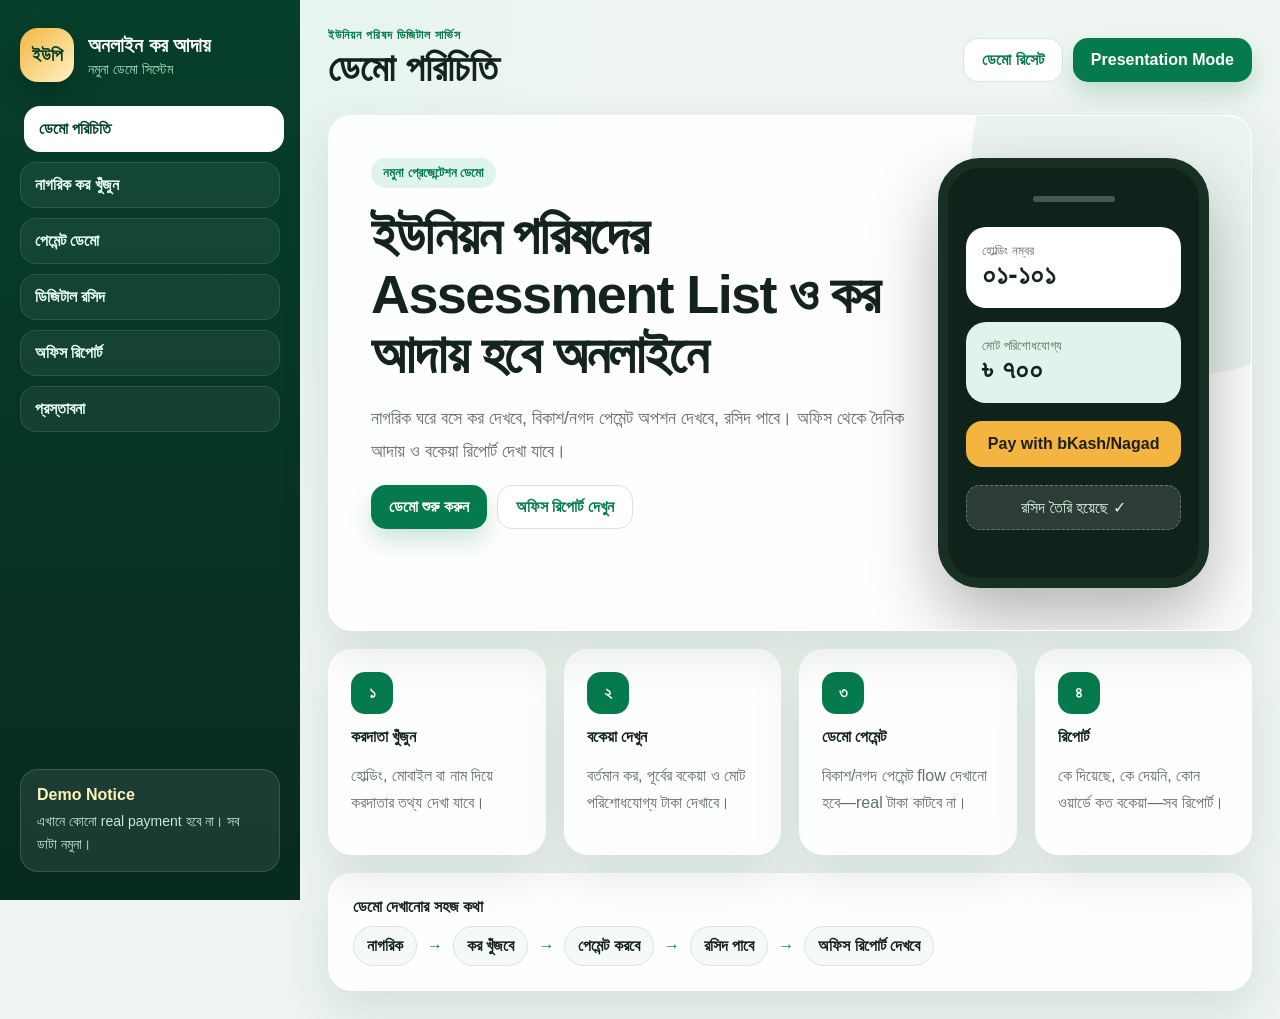
<file: index.html>
<!DOCTYPE html>
<html lang="bn">
<head>
  <meta charset="UTF-8" />
  <meta name="viewport" content="width=device-width, initial-scale=1.0" />
  <title>ইউনিয়ন পরিষদ অনলাইন কর আদায় — ডেমো</title>
  <link rel="stylesheet" href="style.css" />
</head>
<body>
  <div class="app-shell">
    <aside class="sidebar">
      <div class="brand">
        <div class="brand-mark">ইউপি</div>
        <div>
          <h1>অনলাইন কর আদায়</h1>
          <p>নমুনা ডেমো সিস্টেম</p>
        </div>
      </div>
      <nav class="nav" aria-label="ডেমো নেভিগেশন">
        <button class="nav-btn active" data-section="home">ডেমো পরিচিতি</button>
        <button class="nav-btn" data-section="citizen">নাগরিক কর খুঁজুন</button>
        <button class="nav-btn" data-section="payment">পেমেন্ট ডেমো</button>
        <button class="nav-btn" data-section="receipt">ডিজিটাল রসিদ</button>
        <button class="nav-btn" data-section="admin">অফিস রিপোর্ট</button>
        <button class="nav-btn" data-section="proposal">প্রস্তাবনা</button>
      </nav>
      <div class="sidebar-note">
        <strong>Demo Notice</strong>
        <span>এখানে কোনো real payment হবে না। সব ডাটা নমুনা।</span>
      </div>
    </aside>

    <main class="main-content">
      <header class="topbar">
        <div>
          <p class="eyebrow">ইউনিয়ন পরিষদ ডিজিটাল সার্ভিস</p>
          <h2 id="sectionTitle">ডেমো পরিচিতি</h2>
        </div>
        <div class="topbar-actions">
          <button id="resetDemo" class="ghost-btn">ডেমো রিসেট</button>
          <button id="presentationBtn" class="primary-btn">Presentation Mode</button>
        </div>
      </header>

      <section id="home" class="section active-section">
        <div class="hero-card">
          <div class="hero-copy">
            <span class="pill success">নমুনা প্রেজেন্টেশন ডেমো</span>
            <h3>ইউনিয়ন পরিষদের Assessment List ও কর আদায় হবে অনলাইনে</h3>
            <p>নাগরিক ঘরে বসে কর দেখবে, বিকাশ/নগদ পেমেন্ট অপশন দেখবে, রসিদ পাবে। অফিস থেকে দৈনিক আদায় ও বকেয়া রিপোর্ট দেখা যাবে।</p>
            <div class="hero-actions">
              <button class="primary-btn" data-go="citizen">ডেমো শুরু করুন</button>
              <button class="ghost-btn" data-go="admin">অফিস রিপোর্ট দেখুন</button>
            </div>
          </div>
          <div class="phone-preview" aria-label="মোবাইল প্রিভিউ">
            <div class="phone-top"></div>
            <div class="mini-card">
              <span>হোল্ডিং নম্বর</span>
              <strong>০১-১০১</strong>
            </div>
            <div class="mini-card green">
              <span>মোট পরিশোধযোগ্য</span>
              <strong>৳ ৭০০</strong>
            </div>
            <div class="mini-button">Pay with bKash/Nagad</div>
            <div class="receipt-chip">রসিদ তৈরি হয়েছে ✓</div>
          </div>
        </div>

        <div class="grid four">
          <div class="info-card">
            <div class="icon">১</div>
            <h4>করদাতা খুঁজুন</h4>
            <p>হোল্ডিং, মোবাইল বা নাম দিয়ে করদাতার তথ্য দেখা যাবে।</p>
          </div>
          <div class="info-card">
            <div class="icon">২</div>
            <h4>বকেয়া দেখুন</h4>
            <p>বর্তমান কর, পূর্বের বকেয়া ও মোট পরিশোধযোগ্য টাকা দেখাবে।</p>
          </div>
          <div class="info-card">
            <div class="icon">৩</div>
            <h4>ডেমো পেমেন্ট</h4>
            <p>বিকাশ/নগদ পেমেন্ট flow দেখানো হবে—real টাকা কাটবে না।</p>
          </div>
          <div class="info-card">
            <div class="icon">৪</div>
            <h4>রিপোর্ট</h4>
            <p>কে দিয়েছে, কে দেয়নি, কোন ওয়ার্ডে কত বকেয়া—সব রিপোর্ট।</p>
          </div>
        </div>

        <div class="flow-card">
          <h4>ডেমো দেখানোর সহজ কথা</h4>
          <div class="flow-line">
            <span>নাগরিক</span><b>→</b><span>কর খুঁজবে</span><b>→</b><span>পেমেন্ট করবে</span><b>→</b><span>রসিদ পাবে</span><b>→</b><span>অফিস রিপোর্ট দেখবে</span>
          </div>
        </div>
      </section>

      <section id="citizen" class="section">
        <div class="split-layout">
          <div class="panel">
            <div class="panel-header">
              <h3>নাগরিক কর খুঁজুন</h3>
              <p>হোল্ডিং নম্বর, মোবাইল নম্বর বা নাম দিয়ে নমুনা করদাতা খুঁজুন।</p>
            </div>
            <div class="search-box">
              <label for="searchInput">করদাতার তথ্য লিখুন</label>
              <div class="input-row">
                <input id="searchInput" type="text" placeholder="যেমন: ০১-১০১ / 01711111111 / রহিম" />
                <button id="searchBtn" class="primary-btn">খুঁজুন</button>
              </div>
              <div class="quick-samples" id="quickSamples"></div>
            </div>
            <div id="searchHint" class="empty-state">
              <strong>ডেমোর জন্য sample holding ব্যবহার করুন</strong>
              <span>০১-১০১, ০১-১০২, ০২-২০১, ০৩-৩০১, ০৪-৪০১</span>
            </div>
            <div id="citizenResult" class="tax-card hidden"></div>
          </div>

          <div class="panel soft-panel">
            <h3>নাগরিক যা দেখবে</h3>
            <div class="simple-list">
              <div><b>নাম</b><span>করদাতার নাম ও ওয়ার্ড</span></div>
              <div><b>কর</b><span>বর্তমান কর + বকেয়া + মোট</span></div>
              <div><b>পেমেন্ট</b><span>বিকাশ/নগদ অপশন</span></div>
              <div><b>রসিদ</b><span>পেমেন্টের পর ডিজিটাল রসিদ</span></div>
            </div>
            <div class="speaker-note">
              <strong>স্যারদের বলার লাইন:</strong>
              <p>“নাগরিক নিজের হোল্ডিং নম্বর দিলেই তার করের হিসাব দেখতে পারবে। অফিসে না গিয়েও সে কত টাকা বাকি আছে জানতে পারবে।”</p>
            </div>
          </div>
        </div>
      </section>

      <section id="payment" class="section">
        <div class="panel">
          <div class="panel-header">
            <h3>পেমেন্ট ডেমো</h3>
            <p>এখানে real টাকা কাটবে না। বাস্তব সিস্টেমে ইউনিয়ন পরিষদের অনুমোদিত Merchant/সরকারি পেমেন্ট অ্যাকাউন্ট ব্যবহার হবে।</p>
          </div>
          <div id="paymentContext" class="payment-context"></div>
          <div class="payment-methods">
            <button class="pay-card bkash" data-method="bKash">
              <span class="pay-logo">b</span>
              <strong>Pay with bKash</strong>
              <small>Demo payment simulation</small>
            </button>
            <button class="pay-card nagad" data-method="Nagad">
              <span class="pay-logo">n</span>
              <strong>Pay with Nagad</strong>
              <small>Demo payment simulation</small>
            </button>
          </div>
          <div class="warning-box">
            <strong>গুরুত্বপূর্ণ:</strong>
            <span>বাস্তব কাজের সময় টাকা কোনো ব্যক্তিগত নাম্বারে যাবে না। ইউনিয়ন পরিষদের অনুমোদিত অ্যাকাউন্ট/পেমেন্ট চ্যানেলে যাবে।</span>
          </div>
        </div>
      </section>

      <section id="receipt" class="section">
        <div class="split-layout">
          <div class="panel">
            <div class="panel-header">
              <h3>ডিজিটাল রসিদ</h3>
              <p>পেমেন্ট সফল হলে নাগরিক এই ধরনের রসিদ পাবে।</p>
            </div>
            <div id="receiptArea" class="receipt"></div>
            <div class="receipt-actions">
              <button id="printReceipt" class="primary-btn">রসিদ প্রিন্ট / PDF</button>
              <button id="downloadReceipt" class="ghost-btn">রসিদ ডাউনলোড</button>
            </div>
          </div>
          <div class="panel soft-panel">
            <h3>রসিদে থাকবে</h3>
            <div class="check-list">
              <span>✓ রসিদ নম্বর</span>
              <span>✓ করদাতার নাম</span>
              <span>✓ হোল্ডিং নম্বর</span>
              <span>✓ পরিশোধের পরিমাণ</span>
              <span>✓ পেমেন্ট মাধ্যম</span>
              <span>✓ তারিখ ও সময়</span>
            </div>
            <div class="speaker-note">
              <strong>স্যারদের বলার লাইন:</strong>
              <p>“পেমেন্ট হওয়ার সাথে সাথে রসিদ তৈরি হবে। পরে যাচাইয়ের জন্য রসিদ নম্বর থাকবে।”</p>
            </div>
          </div>
        </div>
      </section>

      <section id="admin" class="section">
        <div class="panel">
          <div class="panel-header admin-head">
            <div>
              <h3>অফিস রিপোর্ট ড্যাশবোর্ড</h3>
              <p>চেয়ারম্যান/সচিব/প্রশাসনিক কর্তৃপক্ষের জন্য দৈনিক আদায় ও বকেয়া রিপোর্ট।</p>
            </div>
            <button id="exportCsv" class="ghost-btn">CSV Export</button>
          </div>

          <div class="stats-grid" id="statsGrid"></div>

          <div class="admin-tools">
            <div>
              <label for="wardFilter">ওয়ার্ড ফিল্টার</label>
              <select id="wardFilter">
                <option value="all">সব ওয়ার্ড</option>
              </select>
            </div>
            <div>
              <label for="statusFilter">স্ট্যাটাস</label>
              <select id="statusFilter">
                <option value="all">সব</option>
                <option value="paid">পরিশোধিত</option>
                <option value="due">বকেয়া</option>
              </select>
            </div>
          </div>

          <div class="chart-panel">
            <h4>ওয়ার্ডভিত্তিক আদায় অবস্থা</h4>
            <div id="wardBars" class="bar-chart"></div>
          </div>

          <div class="table-wrap">
            <table>
              <thead>
                <tr>
                  <th>হোল্ডিং</th>
                  <th>নাম</th>
                  <th>ওয়ার্ড</th>
                  <th>মোবাইল</th>
                  <th>মোট কর</th>
                  <th>স্ট্যাটাস</th>
                </tr>
              </thead>
              <tbody id="taxpayerTable"></tbody>
            </table>
          </div>
        </div>
      </section>

      <section id="proposal" class="section">
        <div class="proposal-grid">
          <div class="panel">
            <div class="panel-header">
              <h3>ডেমো শেষে কী বলবেন</h3>
              <p>মিটিংয়ে খুব সাধারণ ভাষায় এই কথাগুলো বললেই হবে।</p>
            </div>
            <div class="script-box">
              <p>“স্যার, এটি শুধু একটি নমুনা ডেমো। এখানে আমরা দেখালাম—একজন নাগরিক কীভাবে নিজের কর খুঁজবে, পেমেন্ট অপশন পাবে এবং রসিদ পাবে। অফিস থেকে আবার দেখা যাবে আজ কত টাকা আদায় হয়েছে, কোন ওয়ার্ডে কত টাকা বাকি আছে।”</p>
              <p>“বাস্তব কাজ শুরু করার আগে ইউনিয়ন পরিষদের আসল Assessment List, অনুমোদিত পেমেন্ট অ্যাকাউন্ট, ডোমেইন/হোস্টিং এবং প্রশাসনিক অনুমোদন লাগবে।”</p>
            </div>
          </div>
          <div class="panel">
            <div class="panel-header">
              <h3>বাস্তব কাজের ধাপ</h3>
              <p>অনুমোদন পেলে এই ধাপে এগোনো যাবে।</p>
            </div>
            <ol class="timeline">
              <li><b>নমুনা ডাটা যাচাই</b><span>২০–৫০ জন করদাতার Assessment List দিয়ে শুরু</span></li>
              <li><b>ডেমো অনুমোদন</b><span>DC/UNO/UP কর্তৃপক্ষ feedback দেবেন</span></li>
              <li><b>Full data entry/import</b><span>পুরো ইউনিয়নের করদাতার তালিকা যুক্ত করা</span></li>
              <li><b>Payment approval</b><span>অনুমোদিত Merchant/সরকারি পেমেন্ট চ্যানেল</span></li>
              <li><b>Live launch</b><span>সরকারি ডোমেইন/নিরাপদ hosting-এ চালু</span></li>
            </ol>
          </div>
        </div>
      </section>
    </main>
  </div>

  <div id="paymentModal" class="modal-backdrop hidden" role="dialog" aria-modal="true">
    <div class="modal">
      <button id="closeModal" class="modal-close" aria-label="Close">×</button>
      <div class="modal-icon">✓</div>
      <h3>ডেমো পেমেন্ট সফল হয়েছে</h3>
      <p id="modalText">নমুনা রসিদ তৈরি হয়েছে।</p>
      <button id="viewReceiptBtn" class="primary-btn">রসিদ দেখুন</button>
    </div>
  </div>

  <div id="presentationOverlay" class="presentation hidden">
    <button id="closePresentation" class="modal-close">×</button>
    <div class="presentation-card">
      <p class="eyebrow">Presentation Mode</p>
      <h3>নাগরিক → কর দেখবে → পেমেন্ট করবে → রসিদ পাবে → অফিস রিপোর্ট দেখবে</h3>
      <div class="presentation-steps">
        <button data-go="citizen">১. কর খোঁজা</button>
        <button data-go="payment">২. পেমেন্ট</button>
        <button data-go="receipt">৩. রসিদ</button>
        <button data-go="admin">৪. রিপোর্ট</button>
      </div>
      <p>এই চারটি স্ক্রিন দেখালেই নন-টেকনিক্যাল মানুষও পুরো বিষয়টি বুঝবে।</p>
    </div>
  </div>

  <script src="app.js"></script>
</body>
</html>
</file>
<file: style.css>
:root {
  --bg: #eef5f1;
  --surface: #ffffff;
  --surface-2: #f5faf7;
  --text: #14231b;
  --muted: #627066;
  --primary: #057a4d;
  --primary-dark: #035f3c;
  --primary-soft: #dff5eb;
  --accent: #f3b53f;
  --danger: #d84b4b;
  --line: #d8e5dc;
  --shadow: 0 20px 50px rgba(23, 64, 44, .12);
  --radius: 24px;
}

* { box-sizing: border-box; }
html { scroll-behavior: smooth; }
body {
  margin: 0;
  font-family: "Noto Sans Bengali", "SolaimanLipi", "Segoe UI", Arial, sans-serif;
  background: radial-gradient(circle at top left, #dff5eb 0, transparent 38%), var(--bg);
  color: var(--text);
}
button, input, select { font: inherit; }
button { cursor: pointer; }

.app-shell { min-height: 100vh; display: grid; grid-template-columns: 300px 1fr; }
.sidebar {
  position: sticky; top: 0; height: 100vh; padding: 28px 20px;
  background: linear-gradient(180deg, #063f2a, #082a20);
  color: #fff;
  display: flex; flex-direction: column; gap: 24px;
}
.brand { display: flex; gap: 14px; align-items: center; }
.brand-mark {
  width: 54px; height: 54px; border-radius: 18px;
  display: grid; place-items: center;
  background: linear-gradient(135deg, var(--accent), #fff2c6);
  color: #063f2a; font-weight: 900; font-size: 18px;
  box-shadow: 0 14px 30px rgba(0,0,0,.2);
}
.brand h1 { font-size: 20px; margin: 0; line-height: 1.2; }
.brand p { margin: 4px 0 0; color: #b7d9c8; font-size: 14px; }
.nav { display: grid; gap: 10px; }
.nav-btn {
  border: 1px solid rgba(255,255,255,.1); background: rgba(255,255,255,.06);
  color: #e8fff3; border-radius: 16px; padding: 13px 14px; text-align: left;
  transition: .2s ease; font-weight: 650;
}
.nav-btn:hover, .nav-btn.active { background: #fff; color: #063f2a; transform: translateX(4px); }
.sidebar-note { margin-top: auto; padding: 16px; border-radius: 18px; background: rgba(255,255,255,.08); border: 1px solid rgba(255,255,255,.14); }
.sidebar-note strong { display: block; margin-bottom: 6px; color: #fff1b8; }
.sidebar-note span { display: block; color: #cae7d8; font-size: 14px; line-height: 1.6; }

.main-content { padding: 28px; min-width: 0; }
.topbar { display: flex; align-items: center; justify-content: space-between; gap: 16px; margin-bottom: 24px; }
.eyebrow { margin: 0 0 5px; color: var(--primary); text-transform: uppercase; letter-spacing: .08em; font-size: 12px; font-weight: 900; }
.topbar h2 { margin: 0; font-size: clamp(25px, 4vw, 38px); }
.topbar-actions, .hero-actions, .receipt-actions { display: flex; gap: 10px; flex-wrap: wrap; }
.primary-btn, .ghost-btn {
  border: 0; border-radius: 15px; padding: 12px 18px; font-weight: 800;
  display: inline-flex; align-items: center; justify-content: center; gap: 8px;
}
.primary-btn { background: var(--primary); color: #fff; box-shadow: 0 12px 24px rgba(5, 122, 77, .2); }
.primary-btn:hover { background: var(--primary-dark); }
.ghost-btn { background: #fff; color: var(--primary); border: 1px solid var(--line); }
.ghost-btn:hover { background: var(--primary-soft); }

.section { display: none; animation: fade .25s ease; }
.active-section { display: block; }
@keyframes fade { from { opacity: 0; transform: translateY(8px); } to { opacity: 1; transform: translateY(0); } }
.hero-card, .panel, .flow-card, .info-card {
  background: rgba(255,255,255,.9); border: 1px solid rgba(255,255,255,.8);
  border-radius: var(--radius); box-shadow: var(--shadow);
}
.hero-card { display: grid; grid-template-columns: 1.4fr .7fr; gap: 26px; padding: clamp(22px, 4vw, 42px); overflow: hidden; position: relative; }
.hero-card::before { content: ""; position: absolute; width: 420px; height: 420px; border-radius: 50%; background: rgba(5,122,77,.08); right: -140px; top: -160px; }
.hero-copy { position: relative; z-index: 1; }
.pill { display: inline-flex; padding: 7px 12px; border-radius: 999px; font-weight: 800; font-size: 13px; }
.pill.success { background: var(--primary-soft); color: var(--primary); }
.pill.due { background: #fff2d6; color: #a46603; }
.pill.paid { background: var(--primary-soft); color: var(--primary); }
.hero-copy h3 { font-size: clamp(28px, 5vw, 54px); line-height: 1.1; margin: 18px 0 14px; letter-spacing: -.03em; }
.hero-copy p { color: var(--muted); font-size: 18px; line-height: 1.8; max-width: 780px; }
.phone-preview {
  position: relative; z-index: 1; width: min(100%, 300px); justify-self: center;
  background: #10231a; border: 10px solid #182f23; border-radius: 42px; padding: 28px 18px;
  min-height: 430px; box-shadow: 0 30px 70px rgba(0,0,0,.3);
}
.phone-top { width: 82px; height: 6px; border-radius: 99px; background: rgba(255,255,255,.24); margin: 0 auto 25px; }
.mini-card { background: #fff; border-radius: 20px; padding: 16px; margin-bottom: 14px; }
.mini-card span { display: block; color: var(--muted); font-size: 13px; }
.mini-card strong { font-size: 28px; color: var(--text); }
.mini-card.green { background: #dff5eb; }
.mini-button { background: var(--accent); color: #1f1f1f; font-weight: 900; text-align: center; border-radius: 16px; padding: 14px; margin: 18px 0; }
.receipt-chip { background: rgba(255,255,255,.12); color: #dff5eb; border: 1px dashed rgba(255,255,255,.3); border-radius: 14px; padding: 12px; text-align: center; }

.grid { display: grid; gap: 18px; margin-top: 18px; }
.grid.four { grid-template-columns: repeat(4, minmax(0, 1fr)); }
.info-card { padding: 22px; }
.icon { width: 42px; height: 42px; border-radius: 14px; background: var(--primary); color: #fff; display: grid; place-items: center; font-weight: 900; margin-bottom: 14px; }
.info-card h4, .flow-card h4, .panel h3, .chart-panel h4 { margin: 0 0 10px; }
.info-card p, .panel p { color: var(--muted); line-height: 1.7; }
.flow-card { margin-top: 18px; padding: 24px; }
.flow-line { display: flex; flex-wrap: wrap; gap: 10px; align-items: center; }
.flow-line span { background: var(--surface-2); border: 1px solid var(--line); padding: 10px 13px; border-radius: 999px; font-weight: 800; }
.flow-line b { color: var(--primary); }

.split-layout, .proposal-grid { display: grid; grid-template-columns: minmax(0, 1.35fr) minmax(320px, .75fr); gap: 18px; align-items: start; }
.panel { padding: clamp(20px, 3vw, 30px); }
.soft-panel { background: linear-gradient(180deg, #fff, #f4faf7); }
.panel-header { margin-bottom: 20px; }
.panel-header h3 { font-size: 28px; }
.panel-header p { margin: 0; }
.search-box label, .admin-tools label { display: block; margin-bottom: 8px; font-weight: 800; }
.input-row { display: flex; gap: 10px; }
.input-row input, select {
  width: 100%; border: 1px solid var(--line); border-radius: 16px; padding: 14px 16px; outline: none; background: #fff;
}
.input-row input:focus, select:focus { border-color: var(--primary); box-shadow: 0 0 0 4px rgba(5,122,77,.1); }
.quick-samples { display: flex; gap: 8px; flex-wrap: wrap; margin-top: 12px; }
.sample-btn { border: 1px solid var(--line); background: var(--surface-2); color: var(--primary); padding: 8px 11px; border-radius: 999px; font-weight: 800; }
.empty-state { margin-top: 18px; padding: 22px; border: 1px dashed var(--line); border-radius: 18px; background: var(--surface-2); display: grid; gap: 5px; color: var(--muted); }
.empty-state strong { color: var(--text); }
.hidden { display: none !important; }
.tax-card { margin-top: 18px; border-radius: 22px; border: 1px solid var(--line); overflow: hidden; background: #fff; }
.tax-card-head { background: linear-gradient(135deg, var(--primary), #0a9b63); color: #fff; padding: 22px; display: flex; justify-content: space-between; gap: 12px; flex-wrap: wrap; }
.tax-card-head h4 { margin: 0 0 6px; font-size: 24px; }
.tax-card-head p { margin: 0; color: #dff5eb; }
.tax-grid { display: grid; grid-template-columns: repeat(3, 1fr); gap: 12px; padding: 18px; }
.tax-item { background: var(--surface-2); border-radius: 16px; padding: 15px; }
.tax-item span { display: block; color: var(--muted); font-size: 13px; }
.tax-item strong { font-size: 22px; }
.tax-total { margin: 0 18px 18px; background: #fff7e2; border: 1px solid #ffe1a0; border-radius: 18px; padding: 18px; display: flex; align-items: center; justify-content: space-between; gap: 14px; }
.tax-total strong { font-size: 30px; }
.tax-actions { padding: 0 18px 18px; display: flex; gap: 10px; flex-wrap: wrap; }
.simple-list { display: grid; gap: 12px; }
.simple-list div { padding: 16px; border: 1px solid var(--line); border-radius: 16px; background: #fff; }
.simple-list b { display: block; margin-bottom: 4px; }
.simple-list span { color: var(--muted); }
.speaker-note, .warning-box { margin-top: 18px; padding: 18px; border-radius: 18px; background: #fff7e2; border: 1px solid #ffe1a0; }
.speaker-note p { margin: 8px 0 0; color: #5e4b19; }
.warning-box { display: flex; gap: 8px; flex-wrap: wrap; color: #5e4b19; }
.payment-context { margin-bottom: 16px; }
.payment-summary { display: grid; grid-template-columns: repeat(3, 1fr); gap: 12px; }
.payment-summary div { padding: 16px; border-radius: 16px; background: var(--surface-2); border: 1px solid var(--line); }
.payment-summary span { display: block; color: var(--muted); font-size: 13px; }
.payment-summary strong { font-size: 22px; }
.payment-methods { display: grid; grid-template-columns: repeat(2, minmax(0, 1fr)); gap: 16px; }
.pay-card { border: 1px solid var(--line); background: #fff; border-radius: 24px; padding: 24px; min-height: 170px; text-align: left; display: grid; align-content: center; transition: .2s ease; }
.pay-card:hover { transform: translateY(-4px); box-shadow: var(--shadow); }
.pay-logo { width: 54px; height: 54px; border-radius: 18px; display: grid; place-items: center; font-size: 28px; font-weight: 900; color: #fff; margin-bottom: 12px; }
.bkash .pay-logo { background: #d91f6a; }
.nagad .pay-logo { background: #ef6c00; }
.pay-card strong { font-size: 24px; }
.pay-card small { color: var(--muted); }

.receipt { max-width: 560px; margin-inline: auto; background: #fff; border: 1px solid var(--line); border-radius: 24px; padding: 0; overflow: hidden; }
.receipt-top { padding: 24px; background: linear-gradient(135deg, #063f2a, #057a4d); color: #fff; text-align: center; }
.receipt-top h4 { margin: 6px 0; font-size: 24px; }
.receipt-top p { margin: 0; color: #dff5eb; }
.receipt-body { padding: 22px; }
.receipt-row { display: flex; justify-content: space-between; gap: 16px; padding: 12px 0; border-bottom: 1px solid var(--line); }
.receipt-row span { color: var(--muted); }
.receipt-row strong { text-align: right; }
.fake-qr { width: 98px; height: 98px; margin: 18px auto 8px; background-color: #13261d; border: 8px solid #fff; outline: 1px solid var(--line); background-image: linear-gradient(90deg, rgba(255,255,255,.95) 12px, transparent 12px), linear-gradient(rgba(255,255,255,.95) 12px, transparent 12px); background-size: 24px 24px; box-shadow: inset 0 0 0 12px #13261d; }
.receipt-note { text-align: center; color: var(--muted); font-size: 13px; }
.receipt-actions { justify-content: center; margin-top: 18px; }
.check-list { display: grid; gap: 12px; }
.check-list span { padding: 12px 14px; background: #fff; border: 1px solid var(--line); border-radius: 14px; font-weight: 700; }

.admin-head { display: flex; justify-content: space-between; gap: 16px; align-items: start; }
.stats-grid { display: grid; grid-template-columns: repeat(4, minmax(0, 1fr)); gap: 14px; margin-bottom: 18px; }
.stat-card { padding: 18px; border-radius: 20px; background: var(--surface-2); border: 1px solid var(--line); }
.stat-card span { color: var(--muted); font-size: 13px; }
.stat-card strong { display: block; font-size: 28px; margin-top: 5px; }
.admin-tools { display: grid; grid-template-columns: repeat(2, minmax(0, 260px)); gap: 14px; margin-bottom: 18px; }
.chart-panel { background: var(--surface-2); border: 1px solid var(--line); border-radius: 20px; padding: 18px; margin-bottom: 18px; }
.bar-chart { display: grid; gap: 12px; }
.bar-row { display: grid; grid-template-columns: 80px 1fr 110px; gap: 10px; align-items: center; }
.bar-track { height: 13px; border-radius: 99px; background: #d8e5dc; overflow: hidden; }
.bar-fill { height: 100%; border-radius: inherit; background: linear-gradient(90deg, var(--primary), #38bd82); }
.table-wrap { overflow: auto; border: 1px solid var(--line); border-radius: 20px; }
table { width: 100%; border-collapse: collapse; min-width: 760px; background: #fff; }
th, td { padding: 15px; border-bottom: 1px solid var(--line); text-align: left; white-space: nowrap; }
th { background: var(--surface-2); color: var(--muted); font-size: 13px; }
.status { display: inline-flex; padding: 6px 10px; border-radius: 99px; font-weight: 900; font-size: 12px; }
.status.paid { background: var(--primary-soft); color: var(--primary); }
.status.due { background: #fff2d6; color: #a46603; }

.script-box { display: grid; gap: 14px; }
.script-box p { margin: 0; padding: 18px; background: var(--surface-2); border: 1px solid var(--line); border-radius: 18px; color: var(--text); }
.timeline { padding-left: 0; list-style: none; margin: 0; display: grid; gap: 14px; }
.timeline li { padding: 16px; background: #fff; border: 1px solid var(--line); border-radius: 16px; display: grid; gap: 4px; }
.timeline span { color: var(--muted); }

.modal-backdrop, .presentation { position: fixed; inset: 0; z-index: 50; background: rgba(5, 20, 14, .58); backdrop-filter: blur(8px); display: grid; place-items: center; padding: 18px; }
.modal, .presentation-card { width: min(100%, 520px); background: #fff; border-radius: 28px; box-shadow: 0 30px 100px rgba(0,0,0,.28); padding: 30px; position: relative; text-align: center; }
.modal-close { position: absolute; top: 14px; right: 14px; width: 36px; height: 36px; border-radius: 50%; border: 0; background: var(--surface-2); font-size: 26px; line-height: 1; }
.modal-icon { width: 74px; height: 74px; border-radius: 50%; display: grid; place-items: center; background: var(--primary-soft); color: var(--primary); font-size: 44px; margin: 0 auto 12px; }
.modal h3, .presentation-card h3 { margin: 0 0 10px; font-size: 28px; }
.modal p, .presentation-card p { color: var(--muted); line-height: 1.7; }
.presentation-steps { display: grid; grid-template-columns: repeat(2, 1fr); gap: 12px; margin: 20px 0; }
.presentation-steps button { border: 1px solid var(--line); background: var(--surface-2); border-radius: 16px; padding: 16px; font-weight: 900; color: var(--primary); }

@media (max-width: 980px) {
  .app-shell { grid-template-columns: 1fr; }
  .sidebar { position: static; height: auto; }
  .nav { grid-template-columns: repeat(2, minmax(0, 1fr)); }
  .hero-card, .split-layout, .proposal-grid { grid-template-columns: 1fr; }
  .grid.four, .stats-grid { grid-template-columns: repeat(2, minmax(0, 1fr)); }
  .phone-preview { display: none; }
}
@media (max-width: 640px) {
  .main-content { padding: 18px; }
  .topbar { align-items: stretch; flex-direction: column; }
  .nav { grid-template-columns: 1fr; }
  .grid.four, .stats-grid, .payment-methods, .payment-summary, .tax-grid, .admin-tools, .presentation-steps { grid-template-columns: 1fr; }
  .input-row { flex-direction: column; }
  .tax-total { align-items: flex-start; flex-direction: column; }
  .bar-row { grid-template-columns: 70px 1fr; }
  .bar-row strong { grid-column: 2; }
}
@media print {
  body * { visibility: hidden; }
  #receiptArea, #receiptArea * { visibility: visible; }
  #receiptArea { position: absolute; left: 0; top: 0; width: 100%; }
  .receipt { border: 0; }
}
</file>
